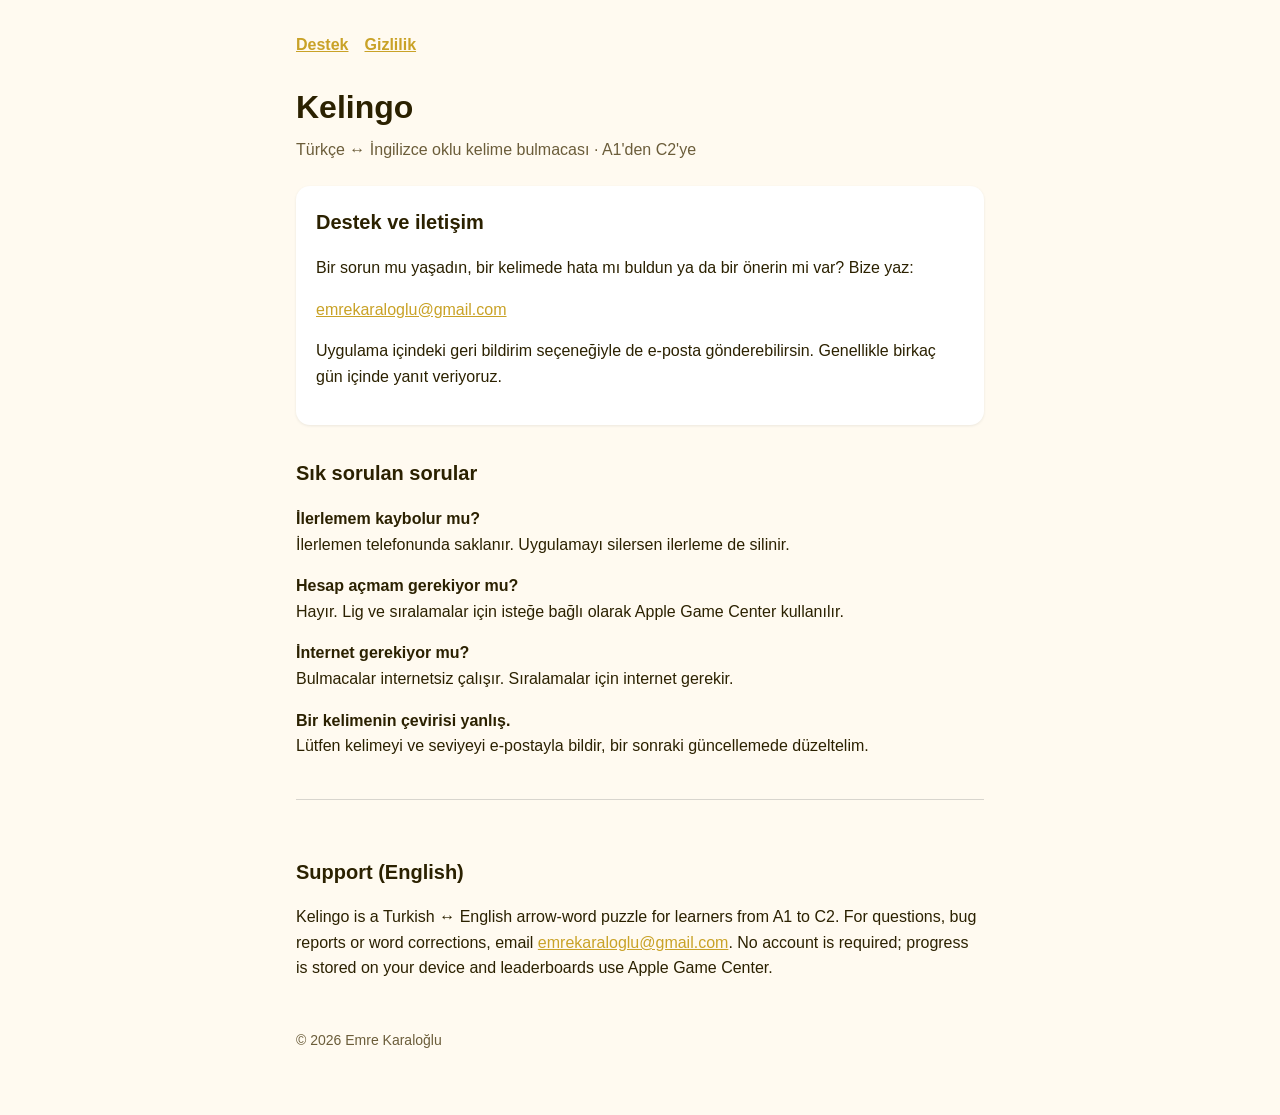
<file: index.html>
<!doctype html>
<html lang="tr">
<head>
<meta charset="utf-8"><meta name="viewport" content="width=device-width,initial-scale=1">
<title>Kelingo – Destek</title>
<meta name="description" content="Kelingo: Türkçe-İngilizce oklu kelime bulmacası. Destek ve iletişim.">
<link rel="stylesheet" href="style.css">
</head>
<body><main>
<nav><a href="./">Destek</a><a href="privacy.html">Gizlilik</a></nav>
<h1>Kelingo</h1>
<p class="sub">Türkçe ↔ İngilizce oklu kelime bulmacası · A1'den C2'ye</p>

<div class="card">
<h2 style="margin-top:0">Destek ve iletişim</h2>
<p>Bir sorun mu yaşadın, bir kelimede hata mı buldun ya da bir önerin mi var? Bize yaz:</p>
<p><a href="mailto:emrekaraloglu@gmail.com?subject=Kelingo%20destek">emrekaraloglu@gmail.com</a></p>
<p>Uygulama içindeki geri bildirim seçeneğiyle de e-posta gönderebilirsin. Genellikle birkaç gün içinde yanıt veriyoruz.</p>
</div>

<h2>Sık sorulan sorular</h2>
<p><strong>İlerlemem kaybolur mu?</strong><br>İlerlemen telefonunda saklanır. Uygulamayı silersen ilerleme de silinir.</p>
<p><strong>Hesap açmam gerekiyor mu?</strong><br>Hayır. Lig ve sıralamalar için isteğe bağlı olarak Apple Game Center kullanılır.</p>
<p><strong>İnternet gerekiyor mu?</strong><br>Bulmacalar internetsiz çalışır. Sıralamalar için internet gerekir.</p>
<p><strong>Bir kelimenin çevirisi yanlış.</strong><br>Lütfen kelimeyi ve seviyeyi e-postayla bildir, bir sonraki güncellemede düzeltelim.</p>

<div class="lang" lang="en">
<h2>Support (English)</h2>
<p>Kelingo is a Turkish ↔ English arrow-word puzzle for learners from A1 to C2. For questions, bug reports or word corrections, email <a href="mailto:emrekaraloglu@gmail.com?subject=Kelingo%20support">emrekaraloglu@gmail.com</a>. No account is required; progress is stored on your device and leaderboards use Apple Game Center.</p>
</div>

<footer>© 2026 Emre Karaloğlu</footer>
</main></body>
</html>
</file>
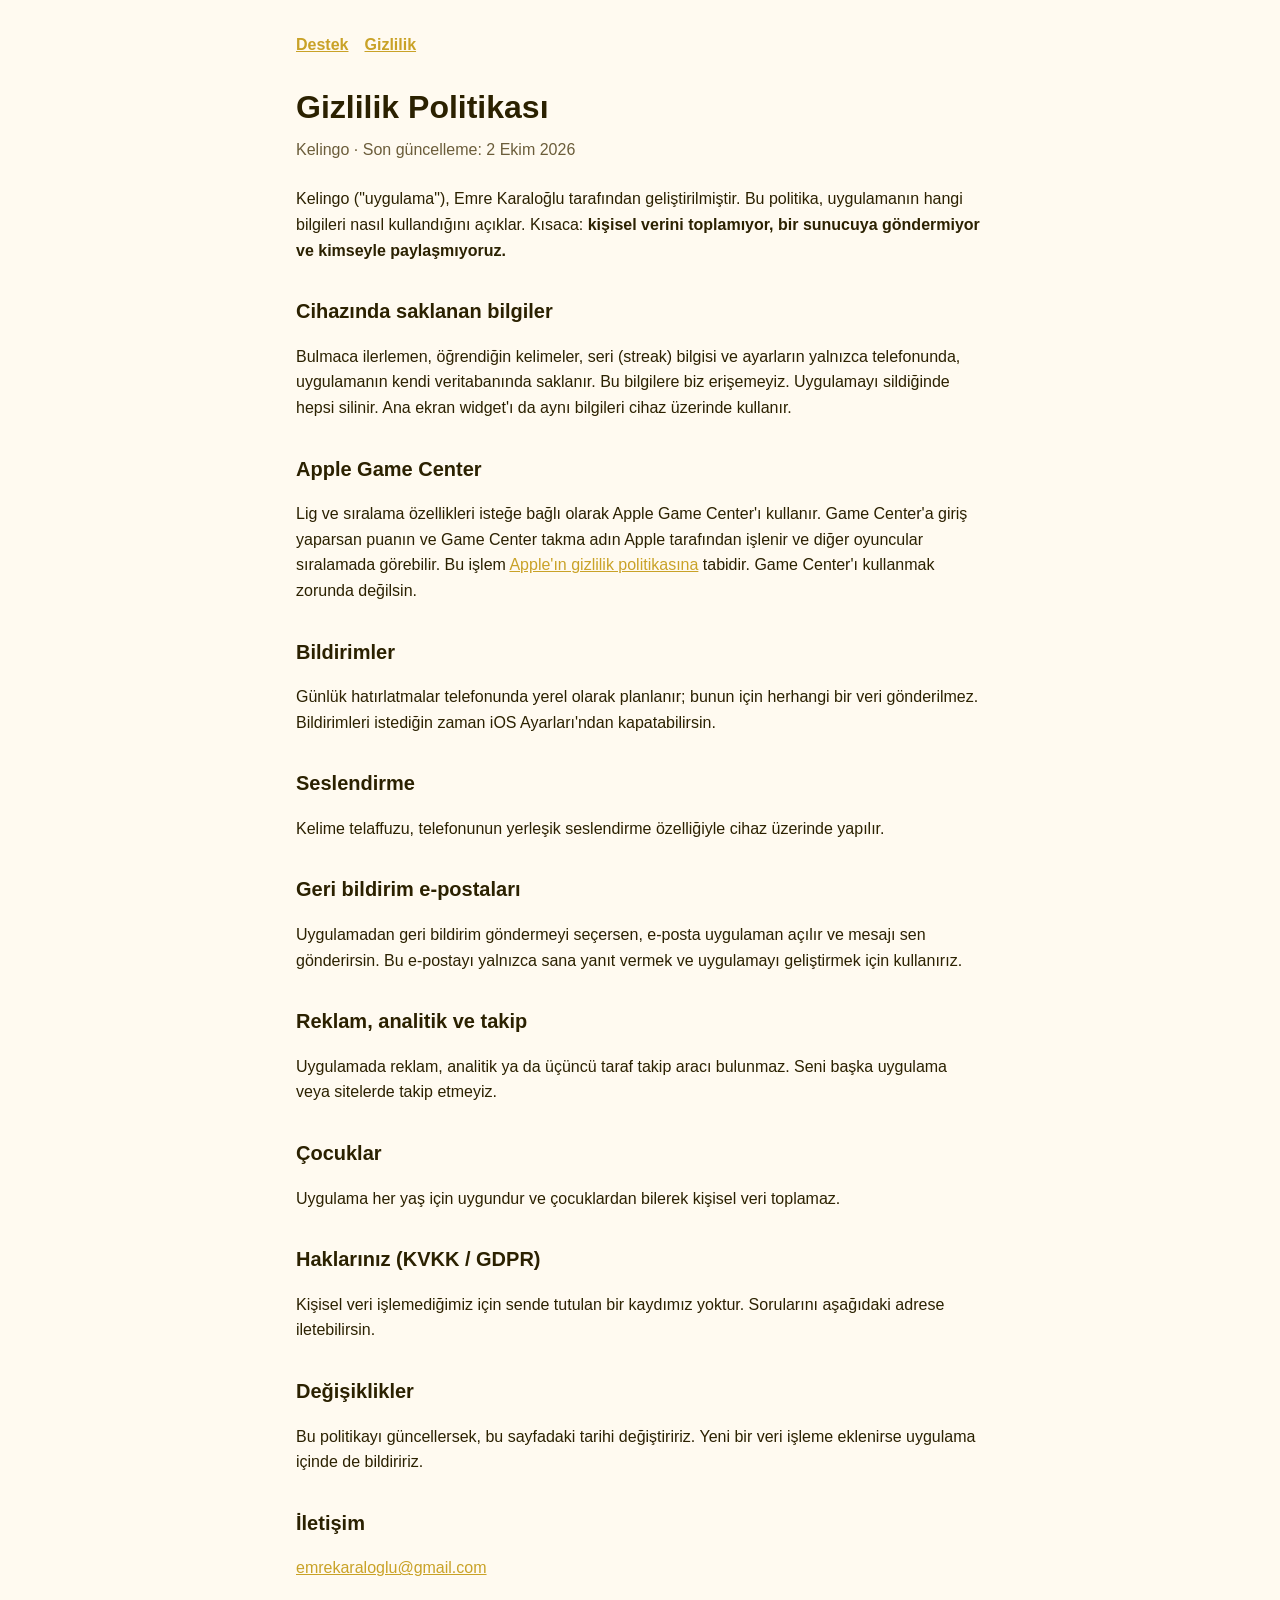
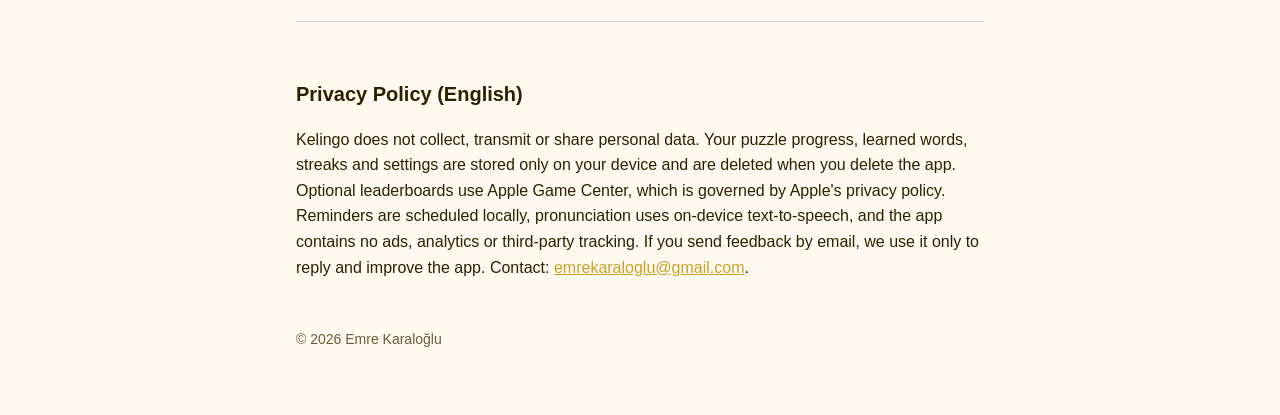
<file: privacy.html>
<!doctype html>
<html lang="tr">
<head>
<meta charset="utf-8"><meta name="viewport" content="width=device-width,initial-scale=1">
<title>Kelingo – Gizlilik Politikası</title>
<link rel="stylesheet" href="style.css">
</head>
<body><main>
<nav><a href="./">Destek</a><a href="privacy.html">Gizlilik</a></nav>
<h1>Gizlilik Politikası</h1>
<p class="sub">Kelingo · Son güncelleme: 2 Ekim 2026</p>

<p>Kelingo ("uygulama"), Emre Karaloğlu tarafından geliştirilmiştir. Bu politika, uygulamanın hangi bilgileri nasıl kullandığını açıklar. Kısaca: <strong>kişisel verini toplamıyor, bir sunucuya göndermiyor ve kimseyle paylaşmıyoruz.</strong></p>

<h2>Cihazında saklanan bilgiler</h2>
<p>Bulmaca ilerlemen, öğrendiğin kelimeler, seri (streak) bilgisi ve ayarların yalnızca telefonunda, uygulamanın kendi veritabanında saklanır. Bu bilgilere biz erişemeyiz. Uygulamayı sildiğinde hepsi silinir. Ana ekran widget'ı da aynı bilgileri cihaz üzerinde kullanır.</p>

<h2>Apple Game Center</h2>
<p>Lig ve sıralama özellikleri isteğe bağlı olarak Apple Game Center'ı kullanır. Game Center'a giriş yaparsan puanın ve Game Center takma adın Apple tarafından işlenir ve diğer oyuncular sıralamada görebilir. Bu işlem <a href="https://www.apple.com/legal/privacy/">Apple'ın gizlilik politikasına</a> tabidir. Game Center'ı kullanmak zorunda değilsin.</p>

<h2>Bildirimler</h2>
<p>Günlük hatırlatmalar telefonunda yerel olarak planlanır; bunun için herhangi bir veri gönderilmez. Bildirimleri istediğin zaman iOS Ayarları'ndan kapatabilirsin.</p>

<h2>Seslendirme</h2>
<p>Kelime telaffuzu, telefonunun yerleşik seslendirme özelliğiyle cihaz üzerinde yapılır.</p>

<h2>Geri bildirim e-postaları</h2>
<p>Uygulamadan geri bildirim göndermeyi seçersen, e-posta uygulaman açılır ve mesajı sen gönderirsin. Bu e-postayı yalnızca sana yanıt vermek ve uygulamayı geliştirmek için kullanırız.</p>

<h2>Reklam, analitik ve takip</h2>
<p>Uygulamada reklam, analitik ya da üçüncü taraf takip aracı bulunmaz. Seni başka uygulama veya sitelerde takip etmeyiz.</p>

<h2>Çocuklar</h2>
<p>Uygulama her yaş için uygundur ve çocuklardan bilerek kişisel veri toplamaz.</p>

<h2>Haklarınız (KVKK / GDPR)</h2>
<p>Kişisel veri işlemediğimiz için sende tutulan bir kaydımız yoktur. Sorularını aşağıdaki adrese iletebilirsin.</p>

<h2>Değişiklikler</h2>
<p>Bu politikayı güncellersek, bu sayfadaki tarihi değiştiririz. Yeni bir veri işleme eklenirse uygulama içinde de bildiririz.</p>

<h2>İletişim</h2>
<p><a href="mailto:emrekaraloglu@gmail.com">emrekaraloglu@gmail.com</a></p>

<div class="lang" lang="en">
<h2>Privacy Policy (English)</h2>
<p>Kelingo does not collect, transmit or share personal data. Your puzzle progress, learned words, streaks and settings are stored only on your device and are deleted when you delete the app. Optional leaderboards use Apple Game Center, which is governed by Apple's privacy policy. Reminders are scheduled locally, pronunciation uses on-device text-to-speech, and the app contains no ads, analytics or third-party tracking. If you send feedback by email, we use it only to reply and improve the app. Contact: <a href="mailto:emrekaraloglu@gmail.com">emrekaraloglu@gmail.com</a>.</p>
</div>

<footer>© 2026 Emre Karaloğlu</footer>
</main></body>
</html>
</file>
<file: style.css>
:root{--bg:#fffaf0;--fg:#2b2100;--muted:#6b5d3a;--accent:#c9a227;--card:#fff}
@media (prefers-color-scheme:dark){:root{--bg:#17140c;--fg:#f5ecd2;--muted:#b8a97f;--card:#221d10}}
*{box-sizing:border-box}
body{margin:0;background:var(--bg);color:var(--fg);font:16px/1.6 -apple-system,BlinkMacSystemFont,"Segoe UI",Roboto,sans-serif}
main{max-width:720px;margin:0 auto;padding:32px 16px 64px}
h1{font-size:2rem;margin:0 0 4px}h2{margin-top:2rem;font-size:1.25rem}
.sub{color:var(--muted);margin:0 0 24px}
.card{background:var(--card);border-radius:14px;padding:20px;margin:16px 0;box-shadow:0 1px 3px rgba(0,0,0,.08)}
a{color:var(--accent)}nav{display:flex;gap:16px;margin-bottom:24px;font-weight:600}
.lang{border-top:1px solid rgba(127,127,127,.3);margin-top:40px;padding-top:24px}
footer{color:var(--muted);font-size:.875rem;margin-top:48px}
</file>
